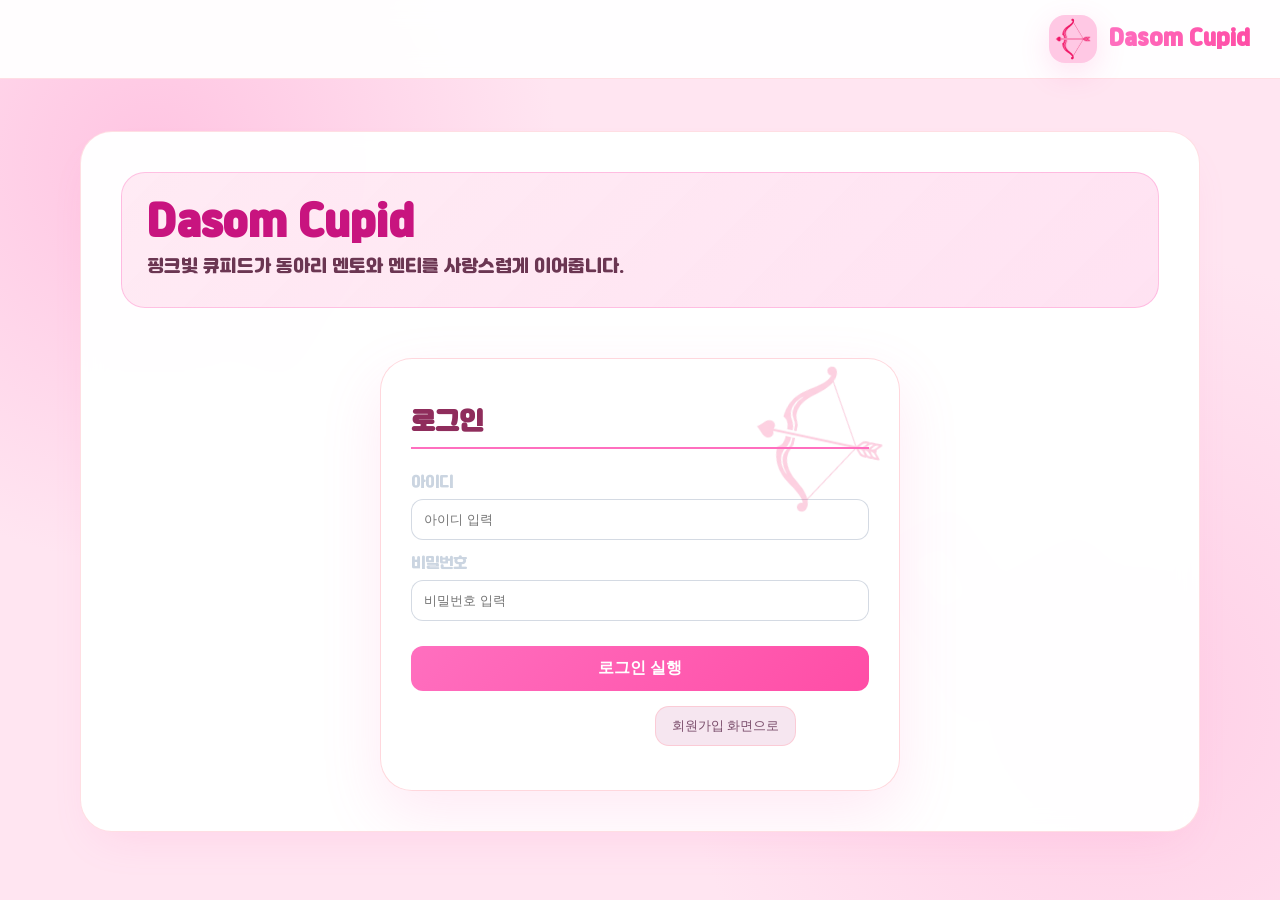
<file: frontend/index.html>
<!DOCTYPE html>
<html lang="ko">
<head>
    <meta charset="UTF-8">
    <meta name="viewport" content="width=device-width, initial-scale=1.0">
    <title>Dasom Cupid</title>
    <link rel="icon" href="img/cupid_logo.png" type="image/png">
    <link href="https://fonts.googleapis.com/css2?family=Inter:wght@300;400;500;600&display=swap" rel="stylesheet">
    <link rel="stylesheet" href="css/style.css">
    <link rel="stylesheet" href="css/mission.css">
</head>
<body>
    <div class="background-shapes">
        <div class="shape shape-1"></div>
        <div class="shape shape-2"></div>
        <div class="shape shape-3"></div>
        <div class="shape shape-4"></div>
        <div class="shape shape-5"></div>
        <div class="shape shape-6"></div>
    </div>
    
    <nav id="navbar" class="glass-nav">
        <div class="nav-links">
            <button onclick="switchScreen('profile')" id="btn-profile" style="display:none;">내 프로필</button>
            <button onclick="switchScreen('mission')" id="btn-mission" style="display:none;">미션 보드</button>
            <button onclick="switchScreen('score')" id="btn-score" style="display:none;">리더보드</button>
            <button onclick="switchScreen('matching')" id="btn-matching" style="display:none;">매칭 현황</button>
            <button onclick="switchScreen('users')" id="btn-users" style="display:none;">회원 목록</button>
            <button onclick="switchScreen('admin-mission')" id="btn-admin-mission" style="display:none; color:var(--primary-hover); font-weight:700;">미션 관리</button>
            <button onclick="logout()" id="btn-logout" class="nav-logout" style="display:none;">로그아웃</button>
        </div>
        <div class="logo">
            <span class="logo-mark" aria-hidden="true">
                <img src="img/cupid_logo.png" alt="Dasom Cupid 로고">
            </span>
            <span class="logo-title">Dasom Cupid</span>
        </div>
    </nav>

    <div class="container glass-container">
        <div class="hero">
            <div class="hero-text">
                <h1>Dasom Cupid</h1>
                <p>핑크빛 큐피드가 동아리 멘토와 멘티를 사랑스럽게 이어줍니다.</p>
            </div>
        </div>
        <!-- 1. 로그인 + 회원가입 창 -->
        <div id="login" class="screen active fade-in">
            <h2>로그인</h2>
            <div class="form-group">
                <label>아이디</label>
                <input type="text" id="login-username" placeholder="아이디 입력">
            </div>
            <div class="form-group">
                <label>비밀번호</label>
                <input type="password" id="login-password" placeholder="비밀번호 입력">
            </div>
            <button class="btn-submit" onclick="login()">로그인 실행</button>
            <p id="login-msg" class="msg"></p>
            <p class="login-note" style="margin-top:15px;">회원가입이 처음이신가요? <button class="btn-secondary" onclick="switchScreen('signup')">회원가입 화면으로</button></p>
        </div>

        <!-- 2. 회원가입 창 -->
        <div id="signup" class="screen fade-in">
            <h2>새로운 다소미 가입</h2>
            <div class="signup-box">
                <div class="form-grid">
                    <div class="form-group">
                        <label>아이디</label>
                        <input type="text" id="reg-id" placeholder="ID">
                    </div>
                    <div class="form-group">
                        <label>비밀번호</label>
                        <input type="password" id="reg-pwd">
                    </div>
                    <div class="form-group">
                        <label>이름</label>
                        <input type="text" id="reg-name">
                    </div>
                    <div class="form-group">
                        <label>성별</label>
                        <select id="reg-gender"><option value="M">남성</option><option value="F">여성</option></select>
                    </div>
                    <div class="form-group">
                        <label>나이</label>
                        <input type="number" id="reg-age" value="20">
                    </div>
                    <div class="form-group">
                        <label>MBTI</label>
                        <input type="text" id="reg-mbti" placeholder="예: INTP">
                    </div>
                    <div class="form-group">
                        <label>주거 형태</label>
                        <select id="reg-living"><option value="자취">자취</option><option value="통학">통학</option><option value="기숙사">기숙사</option></select>
                    </div>
                    <div class="form-group">
                        <label>학적 상태 (역할)</label>
                        <select id="reg-role"><option value="false">신입생 (멘티)</option><option value="true">재학생 (멘토)</option></select>
                    </div>
                    <div class="form-group span-2">
                        <label>휴대폰 번호</label>
                        <input type="text" id="reg-phone" placeholder="010-0000-0000">
                    </div>
                    <div class="form-group span-2">
                        <label>취미 (관심 분야 다중 선택)</label>
                        <div id="hobbies-container" class="hobbies-grid">
                            <!-- JS로 취미 카테고리 렌더링 예정 -->
                        </div>
                    </div>
                </div>
                <button class="btn-submit" onclick="register()">회원가입 실행</button>
                <p id="reg-msg" class="msg"></p>
                <p class="login-note" style="margin-top:15px;">이미 계정이 있으신가요? <button class="btn-secondary" onclick="switchScreen('login')">로그인 화면으로</button></p>
            </div>
        </div>

        <!-- 3. 프로필 창 (내 프로필 + 매칭 상대) -->
        <div id="profile" class="screen fade-in">
            <h2>내 프로필</h2>
            <div class="profile-grid">
                <div class="card glass-card" id="profile-info">
                    <p>로그인하면 내 프로필 정보를 이곳에서 확인할 수 있습니다.</p>
                </div>
                <div class="card glass-card" id="partner-info">
                    <h3>매칭 상대</h3>
                    <p>매칭 정보를 불러오는 중입니다.</p>
                </div>
            </div>
            <div class="actions" style="margin-top:18px; gap:10px; display:flex; flex-wrap:wrap;">
                <button class="btn-secondary" onclick="loadProfileScreen()">새로고침</button>
            </div>
        </div>

        <!-- 4. 매칭 창 -->
        <div id="matching" class="screen fade-in">
            <h2>매칭 결과</h2>
            <div class="actions">
                <button class="btn-secondary" onclick="triggerMatching()" id="btn-admin-match" style="display:none;">매칭 알고리즘 실행</button>
                <button class="btn-secondary" onclick="fetchMyMatch()" id="btn-refresh-match">내 매칭 정보 새로고침</button>
            </div>
            <div class="admin-note" id="admin-match-result" style="display:none;"></div>
            <div class="card glass-card" id="match-info">
                <h3>내 파트너 정보</h3>
                <p>아직 매칭 정보를 불러오지 않았거나, 매칭되지 않았습니다.</p>
            </div>
        </div>

        <!-- 4. 미션 창 -->
        <div id="mission" class="screen fade-in">
            <h2>진행중인 미션 보드</h2>
            <div class="actions">
                <button class="btn-secondary" onclick="fetchMissions()">우리 팀 미션 새로고침</button>
            </div>
            <div class="progress-header">
                <div class="progress-text"><span id="mission-completed-count">0</span> / 8</div>
                <div class="progress-bar"><div class="progress-bar-fill" id="mission-progress-bar-fill"></div></div>
            </div>
            <div class="dasom-wrap">
                <img src="img/dasom-map.png" alt="DASOM 진행 지도" class="dasom-map-img">
                <div class="island-overlays" id="mission-island-overlays"></div>
                <div id="mission-walker" class="walker-marker"><img src="img/girl-cutout.png" alt="진행 캐릭터"></div>
            </div>
            <p class="map-hint">섬 위의 <strong>?</strong> 를 눌러 그 섬의 미션을 확인하세요.</p>
            <div class="card glass-card" id="assign-mission-admin" style="margin-top:20px; border: 1px dashed #a855f7; display:none;">
                <h3>새로운 미션 할당 (관리자용 Mock)</h3>
                <input type="number" id="mission-match-id" placeholder="매칭 ID (위의 내 매칭정보에서 확인)" style="margin-bottom:10px;">
                <input type="text" id="mission-title" placeholder="미션 제목" style="margin-bottom:10px;">
                <input type="text" id="mission-desc" placeholder="내용" style="margin-bottom:10px;">
                <button class="btn-submit" onclick="adminAssignMission()">팀에 미션 부여하기</button>
                <p id="mission-assign-msg" class="msg"></p>
            </div>
        </div>

        <!-- 5. 점수 확인 창 -->
        <div id="score" class="screen fade-in">
            <h2>점수 확인 (리더보드)</h2>
            <div class="actions">
                <button class="btn-secondary" onclick="fetchLeaderboard()">리더보드 업데이트</button>
            </div>
            <table class="glass-table">
                <thead>
                    <tr>
                        <th>순위</th>
                        <th>멘토-멘티 팀</th>
                        <th>완료 누적 미션 수</th>
                        <th>누적 점수</th>
                    </tr>
                </thead>
                <tbody id="leaderboard-body">
                </tbody>
            </table>
        </div>

        <!-- 6. 회원 목록 창 -->
        <div id="users" class="screen fade-in">
            <h2>전체 회원 목록 (관리자 모드)</h2>
            <div class="actions">
                <button class="btn-secondary" onclick="fetchUsers()">회원 목록 새로고침</button>
            </div>
            <table class="glass-table">
                <thead>
                    <tr>
                        <th>ID (이름)</th>
                        <th>역할</th>
                        <th>MBTI</th>
                        <th>거주지</th>
                        <th>취미</th>
                        <th>상태</th>
                    </tr>
                </thead>
                <tbody id="users-body">
                </tbody>
            </table>
        </div>

        <!-- 7. 관리자 미션 관리 창 -->
        <div id="admin-mission" class="screen fade-in">
            <h2>미션 관리</h2>

            <div class="card glass-card">
                <div class="catalog-head">
                    <h3>미션 목록</h3>
                    <span class="catalog-count" id="catalog-count"></span>
                </div>
                <p class="catalog-note" id="catalog-note"></p>

                <div class="catalog-add">
                    <span class="catalog-add-label">새 미션</span>
                    <input type="text" id="catalog-new-title" placeholder="미션 제목을 입력하세요">
                    <div class="catalog-points-wrap">
                        <input type="number" id="catalog-new-points" value="100" min="0" step="10">
                        <span class="catalog-unit">점</span>
                    </div>
                    <button class="btn-primary" id="catalog-add-btn" onclick="addCatalogMission()">추가</button>
                </div>
                <p id="catalog-msg" class="msg"></p>

                <div class="catalog-table-head">
                    <span class="catalog-order">#</span>
                    <span class="catalog-col-title">미션 제목</span>
                    <span class="catalog-col-points">배점</span>
                    <span class="catalog-col-action">관리</span>
                </div>
                <div id="catalog-list" class="catalog-list"></div>
            </div>

            <div class="card glass-card" style="margin-top:20px;">
                <h3>승인 대기 중인 유저의 미션 사진 목록</h3>
                <div class="actions">
                    <button class="btn-secondary" onclick="fetchAdminPendingMissions()">목록 새로고침</button>
                </div>
                <div id="admin-pending-list" style="display:flex; flex-direction:column; gap:15px; margin-top:10px;">
                </div>
            </div>
        </div>
    </div>

    <!-- 섬 미션 목록 팝업 (지도의 ? 아이콘 클릭 시) -->
    <div class="modal-overlay" id="islandModal">
        <div class="modal-card island-modal-card">
            <h3 id="islandModalTitle">섬</h3>
            <p class="island-modal-sub" id="islandModalSub"></p>
            <div class="mission-list" id="islandMissionList"></div>
            <div class="modal-actions">
                <button id="islandModalClose" class="btn-secondary">닫기</button>
            </div>
        </div>
    </div>

    <!-- 미션 사진 인증 모달 -->
    <div class="modal-overlay" id="missionUploadModal">
        <div class="modal-card">
            <h3 id="missionModalTitle">미션 제목</h3>
            <input type="file" id="missionPhotoInput" accept="image/*">
            <p class="modal-msg" id="missionModalMsg"></p>
            <div class="modal-actions">
                <button id="missionModalCancel" class="btn-secondary">취소</button>
                <button id="missionModalSubmit" class="btn-primary">미션 승인 요청</button>
            </div>
        </div>
    </div>

    <script src="js/app.js"></script>
    <script>
    const SESSION_KEY = 'dasom_session';

    function saveSession() {
        localStorage.setItem(SESSION_KEY, JSON.stringify({
            userId: currentUserId,
            matchId: currentMatchId,
            isAdmin: isAdmin
        }));
    }

    function clearSession() {
        localStorage.removeItem(SESSION_KEY);
    }

    async function restoreSession() {
        const raw = localStorage.getItem(SESSION_KEY);
        if (!raw) return;

        let saved;
        try {
            saved = JSON.parse(raw);
        } catch (e) {
            clearSession();
            return;
        }
        if (!saved.userId && !saved.isAdmin) return;

        currentUserId = saved.userId;
        currentMatchId = saved.matchId;
        isAdmin = saved.isAdmin === true;

        applyNavForRole();
        document.getElementById('btn-mission').style.display = saved.matchId ? 'inline-block' : 'none';

        if (isAdmin) {
            switchScreen('matching');
            return;
        }

        try {
            const res = await fetch(`${API_BASE_URL}/users/${saved.userId}`);
            if (!res.ok) throw new Error();
            currentUserProfile = await res.json();
        } catch (e) {
            clearSession();
            return;
        }

        switchScreen('profile');
    }

    const _originalLogin = window.login;
    window.login = async function () {
        currentUserId = null;
        isAdmin = false;
        clearSession();
        await _originalLogin.apply(this, arguments);
        if (currentUserId || isAdmin) {
            saveSession();
        }
    };

    window.addEventListener('load', restoreSession);
    </script>
</body>
</html>
</file>
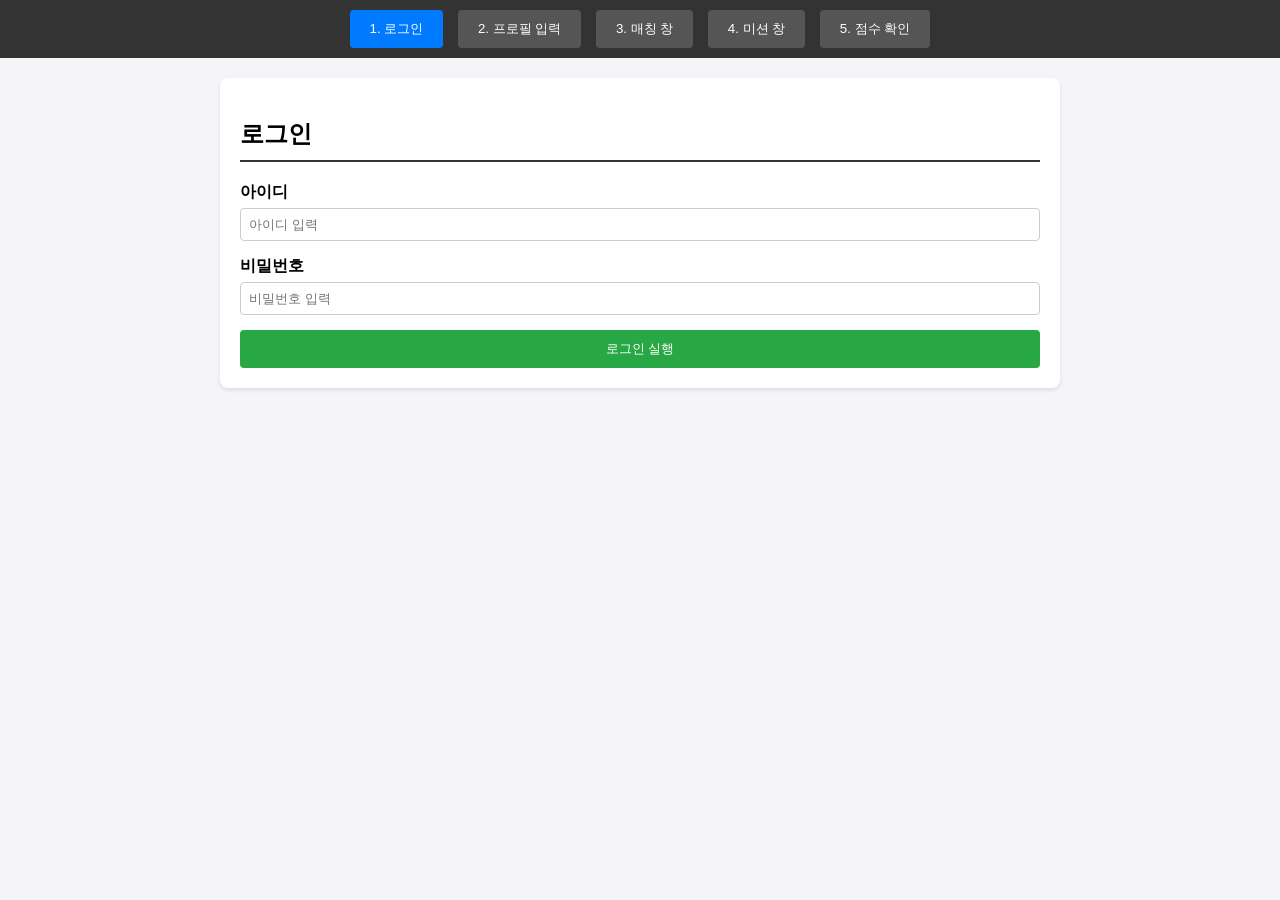
<file: testui.html>
<!DOCTYPE html>
<html lang="ko">
<head>
    <meta charset="UTF-8">
    <meta name="viewport" content="width=device-width, initial-scale=1.0">
    <title>멘토-멘티 매칭 시스템</title>
    <style>
        body { font-family: sans-serif; background-color: #f4f4f9; margin: 0; padding: 0; }
        nav { background-color: #333; padding: 10px; text-align: center; }
        nav button { background-color: #555; color: white; border: none; padding: 10px 20px; margin: 0 5px; cursor: pointer; border-radius: 4px; }
        nav button.active { background-color: #007bff; }
        .container { max-width: 800px; margin: 20px auto; padding: 20px; background-color: white; border-radius: 8px; box-shadow: 0 2px 4px rgba(0,0,0,0.1); }
        .screen { display: none; }
        .screen.active { display: block; }
        h2 { border-bottom: 2px solid #333; padding-bottom: 10px; margin-bottom: 20px; }
        
        /* Form Styles */
        .form-group { margin-bottom: 15px; }
        label { display: block; margin-bottom: 5px; font-weight: bold; }
        input[type="text"], input[type="password"], input[type="number"], select { width: 100%; padding: 8px; box-sizing: border-box; border: 1px solid #ccc; border-radius: 4px; }
        .btn-submit { background-color: #28a745; color: white; border: none; padding: 10px 15px; cursor: pointer; border-radius: 4px; width: 100%; }
        
        /* Card Styles */
        .card { border: 1px solid #ddd; padding: 15px; border-radius: 4px; margin-bottom: 15px; background-color: #fafafa; }
        
        /* Table Styles */
        table { width: 100%; border-collapse: collapse; margin-top: 10px; }
        th, td { border: 1px solid #ddd; padding: 10px; text-align: center; }
        th { background-color: #eee; }
    </style>
</head>
<body>

    <!-- 화면 전환 네비게이션 (테스트용) -->
    <nav id="navbar">
        <button onclick="switchScreen('login')" class="active">1. 로그인</button>
        <button onclick="switchScreen('profile')">2. 프로필 입력</button>
        <button onclick="switchScreen('matching')">3. 매칭 창</button>
        <button onclick="switchScreen('mission')">4. 미션 창</button>
        <button onclick="switchScreen('score')">5. 점수 확인</button>
    </nav>

    <div class="container">
        <!-- 1. 로그인 창 -->
        <div id="login" class="screen active">
            <h2>로그인</h2>
            <div class="form-group">
                <label>아이디</label>
                <input type="text" placeholder="아이디 입력">
            </div>
            <div class="form-group">
                <label>비밀번호</label>
                <input type="password" placeholder="비밀번호 입력">
            </div>
            <button class="btn-submit">로그인 실행</button>
        </div>

        <!-- 2. 프로필 입력 창 -->
        <div id="profile" class="screen">
            <h2>프로필 입력</h2>
            <div class="form-group">
                <label>이름</label>
                <input type="text">
            </div>
            <div class="form-group">
                <label>성별</label>
                <select><option>남성</option><option>여성</option></select>
            </div>
            <div class="form-group">
                <label>나이</label>
                <input type="number">
            </div>
            <div class="form-group">
                <label>MBTI</label>
                <input type="text" placeholder="예: INTP">
            </div>
            <div class="form-group">
                <label>취미 (단어 키워드 중심)</label>
                <input type="text" placeholder="예: 독서, 게임, 자전거">
            </div>
            <div class="form-group">
                <label>주거 형태</label>
                <select><option>자취</option><option>통학</option><option>기숙사</option></select>
            </div>
            <div class="form-group">
                <label>학적 상태</label>
                <select><option>신입생 (멘티)</option><option>재학생 (멘토)</option></select>
            </div>
            <div class="form-group">
                <label>휴대폰 번호</label>
                <input type="text" placeholder="010-0000-0000">
            </div>
            <button class="btn-submit">프로필 저장</button>
        </div>

        <!-- 3. 매칭 창 -->
        <div id="matching" class="screen">
            <h2>매칭 결과</h2>
            <div class="card">
                <h3>내 파트너 정보</h3>
                <p><strong>상태:</strong> 매칭 완료</p>
                <p><strong>역할:</strong> 멘티 (신입생)</p>
                <p><strong>이름:</strong> 김철수</p>
                <p><strong>MBTI 궁합:</strong> 95% 호환 (INTJ - ENTP)</p>
                <p><strong>공통 키워드:</strong> 게임, 자취</p>
                <button class="btn-submit" style="background-color: #007bff;">연락하기</button>
            </div>
        </div>

        <!-- 4. 미션 창 -->
        <div id="mission" class="screen">
            <h2>현재 할당된 미션</h2>
            <div class="card">
                <h3>[1단계] 탐색적 미션: 공통 취미 활동 인증</h3>
                <p><strong>내용:</strong> 공통 취미인 '게임'과 관련된 활동을 수행하고 인증 사진을 업로드하십시오.</p>
                <p><strong>상태:</strong> 진행 중</p>
                <div class="form-group">
                    <label>결과물 업로드 (이미지 URL 또는 텍스트)</label>
                    <input type="text" placeholder="인증 정보 입력">
                </div>
                <button class="btn-submit">미션 제출 및 검증 요청</button>
            </div>
        </div>

        <!-- 5. 점수 확인 창 -->
        <div id="score" class="screen">
            <h2>점수 확인 (리더보드)</h2>
            <table>
                <thead>
                    <tr>
                        <th>순위</th>
                        <th>멘토-멘티 팀</th>
                        <th>완료 미션 수</th>
                        <th>누적 점수</th>
                    </tr>
                </thead>
                <tbody>
                    <tr>
                        <td>1</td>
                        <td>홍길동 & 김철수</td>
                        <td>4</td>
                        <td>400</td>
                    </tr>
                    <tr>
                        <td>2</td>
                        <td>이영희 & 박지성</td>
                        <td>3</td>
                        <td>300</td>
                    </tr>
                </tbody>
            </table>
        </div>
    </div>

    <!-- 화면 전환 로직 -->
    <script>
        function switchScreen(screenId) {
            // 모든 화면 숨김 처리
            document.querySelectorAll('.screen').forEach(screen => {
                screen.classList.remove('active');
            });
            // 모든 버튼 비활성화 상태로 변경
            document.querySelectorAll('#navbar button').forEach(button => {
                button.classList.remove('active');
            });
            
            // 선택된 화면 출력
            document.getElementById(screenId).classList.add('active');
            // 선택된 버튼 활성화
            event.target.classList.add('active');
        }
    </script>
</body>
</html>
</file>
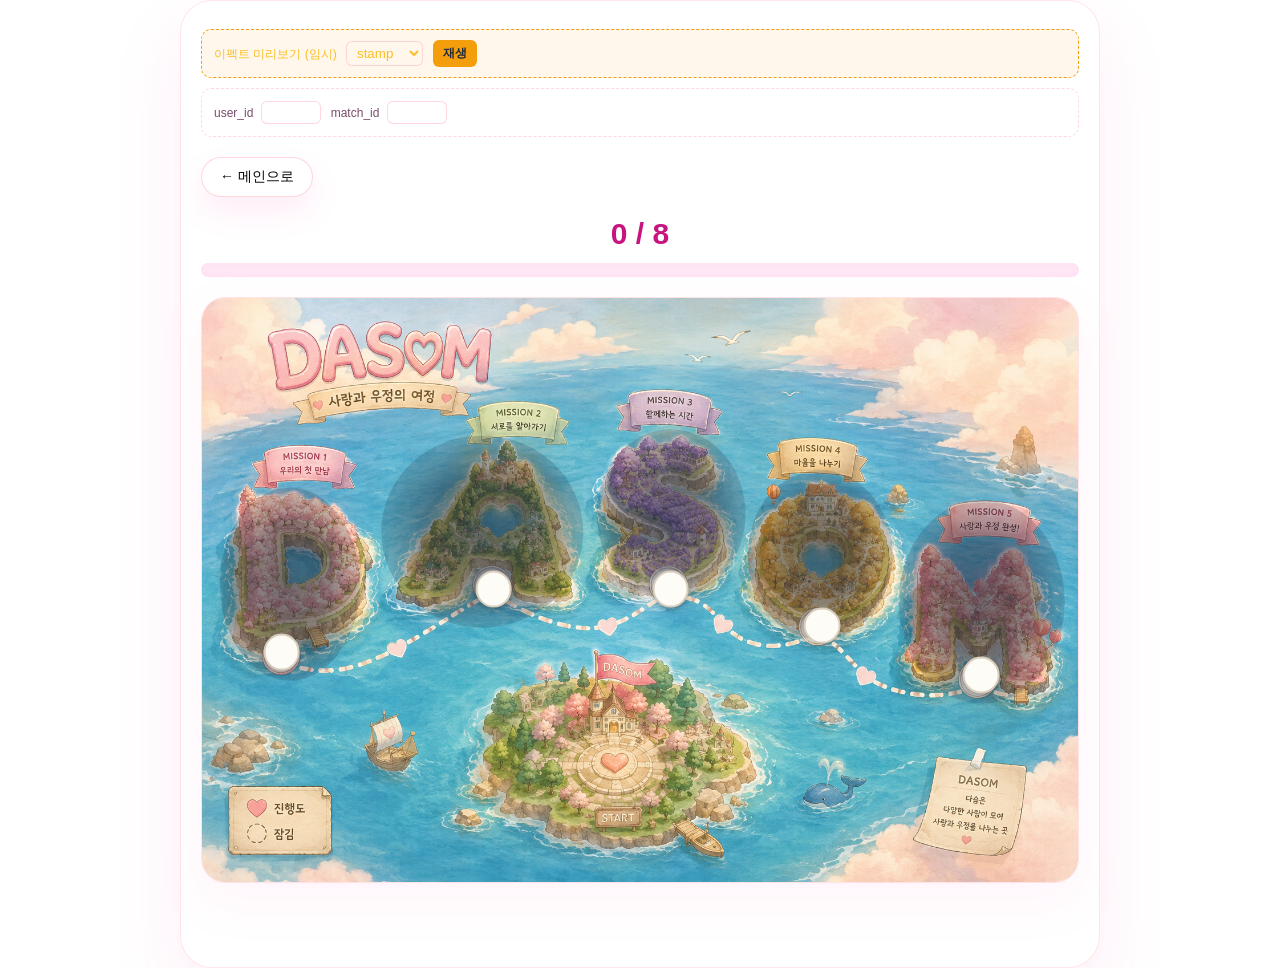
<file: frontend/mission.html>
<!DOCTYPE html>
<html lang="ko">
<head>
<meta charset="UTF-8">
<title>Dasom Cupid - 미션 진행</title>
<link rel="icon" href="img/cupid_logo.png" type="image/png">
<link rel="stylesheet" href="css/mission.css">
</head>
<body>

<div class="page">

  <!-- 임시: 이펙트 비교용. 하나 고른 뒤 이 블록 통째로 제거할 것 -->
  <div class="effect-picker" id="effectPicker">
    <label>이펙트 미리보기 (임시)
      <select id="effectSelect">
        <option value="stamp">stamp</option>
        <option value="confetti">confetti</option>
        <option value="neon">neon</option>
      </select>
    </label>
    <button id="effectPreviewBtn">재생</button>
  </div>

  <div class="demo-auth">
    <label>user_id <input type="number" id="demoUserId"></label>
    <label>match_id <input type="number" id="demoMatchId"></label>
    <button id="demoLoadBtn">내 팀 진행상황 불러오기</button>
    <span id="demoAuthMsg"></span>
  </div>

  <div class="top-bar">
    <button id="backBtn" class="back-btn">← 메인으로</button>
  </div>

  <div class="progress-header">
    <div class="progress-text"><span id="completedCount">0</span> / 8</div>
    <div class="progress-bar"><div class="progress-bar-fill" id="progressBarFill"></div></div>
  </div>

  <div class="dasom-wrap">
    <!-- frontend/img/dasom-map.png 로 그림 파일을 넣어야 보임 -->
    <img src="img/dasom-map.png" alt="DASOM 진행 지도" class="dasom-map-img">
    <div class="island-overlays" id="islandOverlays"></div>
    <div id="walker" class="walker-marker"><img src="img/girl-cutout.png" alt="진행 캐릭터"></div>
  </div>

  <div class="mission-list" id="missionList"></div>

</div>

<div class="modal-overlay" id="uploadModal">
  <div class="modal-card">
    <h3 id="modalMissionTitle">미션 제목</h3>
    <input type="file" id="photoInput" accept="image/*">
    <p class="modal-msg" id="modalMsg"></p>
    <div class="modal-actions">
      <button id="modalCancelBtn" class="btn-secondary">취소</button>
      <button id="modalSubmitBtn" class="btn-primary">완료 처리</button>
    </div>
  </div>
</div>

<script src="js/mission.js"></script>
</body>
</html>
</file>
<file: frontend/css/style.css>
:root {
    --primary: #ff6fbf;
    --primary-hover: #ff4da6;
    --bg-color: #ffe5f1;
    --text-color: #2b1a32;
    --glass-bg: rgba(255, 255, 255, 0.95);
    --glass-border: rgba(255, 182, 193, 0.45);
    --card-bg: rgba(255, 255, 255, 0.98);
    --shadow-color: rgba(255, 111, 191, 0.18);
}

@font-face {
    font-family: 'JalnanGothic';
    src: url('../../fonts/Jalnan2TTF.ttf') format('truetype'),
        url('../../fonts/Jalnan2.otf') format('opentype');
    font-weight: normal;
    font-style: normal;
    font-display: swap;
}

body {
    font-family: 'JalnanGothic', 'Inter', sans-serif;
    background:
        radial-gradient(circle at 12% 18%, rgba(255, 164, 211, 0.5), transparent 30%),
        radial-gradient(circle at 88% 78%, rgba(255, 198, 226, 0.72), transparent 34%),
        var(--bg-color);
    color: var(--text-color);
    margin: 0;
    padding: 0;
    min-height: 100vh;
    overflow-x: hidden;
}

/* Background Animated Shapes for modern look */
.background-shapes {
    display: block;
    position: fixed;
    inset: 0;
    overflow: hidden;
    pointer-events: none;
    z-index: 0;
}

.shape {
    position: absolute;
    width: 420px;
    height: 420px;
    background: url('../img/Dasom Logo.png') center / contain no-repeat;
    filter: blur(5px);
    opacity: 0.18;
    animation: float 20s infinite alternate;
}

.shape-1 {
    top: 8%;
    left: 4%;
    transform: rotate(-14deg);
}

.shape-2 {
    right: 2%;
    bottom: 4%;
    width: 520px;
    height: 520px;
    transform: rotate(16deg);
    animation-delay: -5s;
}

.shape-3 {
    top: 42%;
    left: 43%;
    width: 300px;
    height: 300px;
    transform: rotate(8deg);
    animation-delay: -10s;
}

.shape-4 {
    top: 16%;
    right: 19%;
    width: 250px;
    height: 250px;
    transform: rotate(-24deg);
    opacity: 0.14;
    animation-delay: -3s;
}

.shape-5 {
    left: 20%;
    bottom: 2%;
    width: 340px;
    height: 340px;
    transform: rotate(22deg);
    opacity: 0.15;
    animation-delay: -14s;
}

.shape-6 {
    top: 66%;
    right: 32%;
    width: 190px;
    height: 190px;
    transform: rotate(-8deg);
    opacity: 0.13;
    animation-delay: -18s;
}

@keyframes float {
    0% {
        transform: translate(0, 0) scale(1);
    }

    100% {
        transform: translate(100px, 50px) scale(1.2);
    }
}

/* Nav */
.glass-nav {
    background: rgba(255, 255, 255, 0.95);
    backdrop-filter: blur(12px);
    -webkit-backdrop-filter: blur(12px);
    border-bottom: 1px solid rgba(255, 182, 193, 0.45);
    padding: 15px 30px;
    display: flex;
    justify-content: space-between;
    align-items: center;
    position: sticky;
    top: 0;
    z-index: 100;
}

.logo {
    display: inline-flex;
    align-items: center;
    gap: 12px;
    font-size: 1.25rem;
    font-weight: 700;
    color: var(--text-color);
}

.logo-mark {
    width: 48px;
    height: 48px;
    display: inline-flex;
    border-radius: 16px;
    background: rgba(255, 77, 166, 0.3);
    align-items: center;
    justify-content: center;
    box-shadow: 0 10px 30px rgba(255, 77, 166, 0.15);
}

.logo-mark img {
    width: 180%;
    height: 180%;
    object-fit: contain;
    border-radius: 10px;
}

.logo-title {
    display: inline-block;
    background: linear-gradient(90deg, #ff6fbf, #ff4da6);
    background-clip: text;
    -webkit-background-clip: text;
    -webkit-text-fill-color: transparent;
}
.nav-links button {
    background: rgba(255, 255, 255, 0.75);
    color: var(--text-color);
    border: 1px solid var(--glass-border);
    padding: 9px 18px;
    margin: 0;
    cursor: pointer;
    border-radius: 10px;
    transition: all 0.2s;
    font-weight: 600;
    font-size: 0.95rem;
    box-shadow: 0 2px 6px rgba(255, 111, 191, 0.12);
}

.nav-links button:hover {
    background: #fff;
    border-color: var(--primary);
    transform: translateY(-1px);
}

.nav-links button.active {
    background: var(--primary);
    color: #fff;
    border-color: var(--primary-hover);
    box-shadow: 0 4px 14px rgba(255, 111, 191, 0.45);
}

/* 로그아웃은 화면 이동이 아니므로 메뉴 탭과 구분되게 */
.nav-links .nav-logout {
    margin-left: 14px;
    background: transparent;
    color: var(--primary-hover);
    border: 1px dashed var(--primary);
    box-shadow: none;
    position: relative;
}
.nav-links .nav-logout::before {
    content: '';
    position: absolute;
    left: -8px;
    top: 20%;
    height: 60%;
    border-left: 1px solid var(--glass-border);
}
.nav-links .nav-logout:hover {
    background: var(--primary);
    color: #fff;
    border-style: solid;
}

/* Container */
.container {
    width: min(1120px, calc(100% - 40px));
    max-width: 1120px;
    margin: 52px auto;
    padding: 40px;
    border-radius: 32px;
}

.glass-container {
    background: var(--card-bg);
    backdrop-filter: blur(10px);
    -webkit-backdrop-filter: blur(10px);
    border: 1px solid var(--glass-border);
    box-shadow: 0 20px 45px -20px var(--shadow-color);
    position: relative;
    z-index: 1;
    overflow: hidden;
}

.hero {
    display: flex;
    flex-wrap: wrap;
    align-items: center;
    justify-content: space-between;
    gap: 20px;
    padding: 30px 25px;
    margin-bottom: 30px;
    border-radius: 24px;
    background: linear-gradient(135deg, rgba(255, 117, 177, 0.14), rgba(255, 111, 191, 0.2));
    border: 1px solid rgba(255, 111, 191, 0.35);
}

.hero-text h1 {
    margin: 0;
    font-size: 2.4rem;
    line-height: 1.1;
    color: #c8147f;
}

.hero-text p {
    margin: 12px 0 0;
    font-size: 1.05rem;
    color: #6b3652;
}

#login {
    max-width: 520px;
    margin: 50px auto 0;
    position: relative;
    z-index: 2;
    background: rgba(255, 255, 255, 0.98);
    padding: 30px;
    border-radius: 32px;
    border: 1px solid rgba(255, 182, 193, 0.55);
    box-shadow: 0 24px 60px rgba(255, 111, 191, 0.15);
}

#login::before {
    content: '';
    position: absolute;
    top: -80px;
    right: -80px;
    width: 320px;
    height: 320px;
    background: url('../img/cupid_logo.png') center/contain no-repeat;
    opacity: 0.2;
    transform: rotate(12deg);
    pointer-events: none;
}

#login h2 {
    position: relative;
    z-index: 1;
}

.screen {
    display: none;
    position: relative;
}

.screen.active {
    display: block;
}

h2 {
    border-bottom: 2px solid var(--primary);
    padding-bottom: 10px;
    margin-bottom: 25px;
    font-weight: 600;
    color: #8f2d5c;
}

/* Animations */
.fade-in {
    animation: fadeIn 0.4s ease-out forwards;
}

@keyframes fadeIn {
    from {
        opacity: 0;
        transform: translateY(10px);
    }

    to {
        opacity: 1;
        transform: translateY(0);
    }
}

/* Form Styles */
.form-grid {
    display: grid;
    grid-template-columns: 1fr 1fr;
    gap: 20px;
}

.span-2 {
    grid-column: span 2;
}

.auth-separator {
    text-align: center;
    margin: 25px 0 18px;
    color: rgba(255, 255, 255, 0.7);
    position: relative;
}

.auth-separator::before,
.auth-separator::after {
    content: '';
    position: absolute;
    top: 50%;
    width: 30%;
    height: 1px;
    background: rgba(255, 255, 255, 0.2);
}

.auth-separator::before {
    left: 0;
}

.auth-separator::after {
    right: 0;
}

.login-note {
    color: rgba(255, 255, 255, 0.85);
    font-size: 0.88rem;
    margin-top: 10px;
    text-align: center;
}

.login-note strong {
    color: #f9a8d4;
}

.signup-box {
    padding: 22px;
    border: 1px solid rgba(255, 255, 255, 0.12);
    border-radius: 22px;
    background: rgba(255, 255, 255, 0.08);
    box-shadow: inset 0 0 20px rgba(255, 255, 255, 0.04);
}

.hobbies-grid {
    display: grid;
    grid-template-columns: repeat(2, minmax(0, 1fr));
    gap: 12px;
}

.admin-note {
    color: #fde68a;
    background: rgba(148, 163, 184, 0.12);
    border: 1px solid rgba(248, 113, 113, 0.15);
    padding: 12px 14px;
    border-radius: 14px;
    margin-bottom: 16px;
}

.form-group {
    margin-bottom: 15px;
}

label {
    display: block;
    margin-bottom: 8px;
    font-weight: 500;
    font-size: 0.9rem;
    color: #cbd5e1;
}

input[type="text"],
input[type="password"],
input[type="number"],
select {
    width: 100%;
    padding: 12px;
    box-sizing: border-box;
    background: rgba(255, 255, 255, 0.9);
    border: 1px solid rgba(148, 163, 184, 0.4);
    color: var(--text-color);
    border-radius: 12px;
    transition: border-color 0.3s, box-shadow 0.3s;
}

input:focus,
select:focus {
    outline: none;
    border-color: var(--primary);
    box-shadow: 0 0 0 4px rgba(139, 92, 246, 0.12);
}

.btn-submit {
    background: linear-gradient(135deg, var(--primary), #ff4da6);
    color: white;
    border: none;
    padding: 12px 20px;
    cursor: pointer;
    border-radius: 12px;
    width: 100%;
    font-size: 1rem;
    font-weight: 700;
    margin-top: 10px;
    transition: transform 0.2s, box-shadow 0.2s;
}

.btn-submit:hover {
    transform: translateY(-2px);
    box-shadow: 0 10px 20px rgba(99, 102, 241, 0.3);
}

.btn-secondary {
    background: rgba(255, 240, 250, 0.95);
    color: #a61f74;
    border: 1px solid rgba(255, 182, 193, 0.55);
    padding: 10px 16px;
    cursor: pointer;
    border-radius: 14px;
    transition: background 0.3s, transform 0.2s;
}

.btn-secondary:hover {
    background: rgba(255, 230, 242, 0.95);
    transform: translateY(-1px);
}

.actions {
    margin-bottom: 20px;
    display: flex;
    flex-wrap: wrap;
    gap: 10px;
}

.login-note {
    color: rgba(255, 255, 255, 0.85);
    font-size: 0.88rem;
    margin-top: 10px;
    text-align: center;
}

.login-note strong {
    color: #f9a8d4;
}

/* Card Styles */
.card {
    padding: 20px;
    border-radius: 12px;
    margin-bottom: 20px;
}

.glass-card {
    background: rgba(255, 255, 255, 0.03);
    border: 1px solid rgba(255, 255, 255, 0.05);
    box-shadow: inset 0 0 20px rgba(255, 255, 255, 0.02);
}

.glass-card h3 {
    margin-top: 0;
    color: #a855f7;
}

/* 프로필 화면: 내 정보 + 매칭 상대를 나란히 */
.profile-grid {
    display: grid;
    grid-template-columns: 1fr 1fr;
    gap: 18px;
    align-items: start;
}
.profile-grid .card { margin-bottom: 0; }
.profile-grid #partner-info {
    border: 1px solid rgba(255, 111, 191, 0.45);
    background: rgba(255, 111, 191, 0.07);
}
.partner-name {
    font-size: 1.35rem;
    font-weight: 700;
    color: var(--primary-hover, #ff4da6);
    margin: 4px 0 12px;
}
.partner-wait { font-size: 0.88rem; color: var(--muted, #8f2d5c); }

.match-reason {
    margin: 18px 0 0;
    padding: 14px 16px;
    border: 1px solid rgba(255, 111, 191, 0.6);
    border-left: 4px solid var(--primary-hover);
    border-radius: 14px;
    background: linear-gradient(135deg, rgba(255, 240, 249, 0.96), rgba(255, 220, 238, 0.72));
    color: #713458;
    box-shadow: 0 8px 18px rgba(255, 111, 191, 0.12);
    line-height: 1.65;
}

.match-reason-label {
    display: inline-block;
    margin-right: 8px;
    padding: 3px 9px;
    border-radius: 999px;
    background: var(--primary-hover);
    color: #fff;
    font-size: 0.78rem;
    font-weight: 700;
    vertical-align: 1px;
    box-shadow: 0 3px 8px rgba(255, 77, 166, 0.24);
}

/* ===== 관리자: 미션 목록 관리 ===== */
.catalog-head {
    display: flex;
    align-items: baseline;
    justify-content: space-between;
    gap: 10px;
}

.catalog-count {
    font-size: 0.85rem;
    font-weight: 700;
    color: var(--primary-hover);
    background: rgba(255, 111, 191, 0.12);
    padding: 4px 12px;
    border-radius: 999px;
}

.catalog-note {
    font-size: 0.85rem;
    color: var(--muted, #8f2d5c);
    margin: 6px 0 16px;
    line-height: 1.5;
}

/* 새 미션 추가 줄 — 목록과 확실히 구분되게 점선 테두리 */
.catalog-add {
    display: flex;
    align-items: center;
    gap: 8px;
    flex-wrap: wrap;
    padding: 12px 14px;
    border: 1px dashed var(--primary);
    border-radius: 12px;
    background: rgba(255, 111, 191, 0.06);
}

.catalog-add-label {
    font-size: 0.82rem;
    font-weight: 700;
    color: var(--primary-hover);
    flex: 0 0 auto;
}

.catalog-add input[type="text"] {
    flex: 1 1 200px;
    min-width: 160px;
    margin: 0;
}

.catalog-add button {
    width: auto;
    margin: 0;
    padding: 10px 22px;
    border: none;
    border-radius: 8px;
    background: var(--primary);
    color: #fff;
    font-weight: 700;
    cursor: pointer;
    flex: 0 0 auto;
}

.catalog-add button:disabled {
    background: #d9c7d1;
    cursor: not-allowed;
}

.catalog-add input:disabled {
    background: rgba(0, 0, 0, 0.04);
    cursor: not-allowed;
}

/* 배점 입력 + 단위 */
.catalog-points-wrap {
    display: inline-flex;
    align-items: center;
    gap: 5px;
    flex: 0 0 auto;
}

.catalog-points-wrap input {
    width: 74px;
    margin: 0;
    text-align: right;
}

.catalog-unit {
    font-size: 0.85rem;
    color: var(--muted, #8f2d5c);
}

/* 표 머리글 */
.catalog-table-head {
    display: flex;
    align-items: center;
    gap: 10px;
    margin: 22px 0 6px;
    padding: 0 12px;
    font-size: 0.78rem;
    font-weight: 700;
    color: var(--muted, #8f2d5c);
}

.catalog-list {
    display: flex;
    flex-direction: column;
    gap: 8px;
}

.catalog-row {
    display: flex;
    align-items: center;
    gap: 10px;
    padding: 10px 12px;
    border-radius: 12px;
    background: rgba(255, 255, 255, 0.85);
    border: 1px solid var(--glass-border);
}

.catalog-row.is-first {
    border-color: var(--primary);
    background: rgba(255, 111, 191, 0.08);
}

.catalog-order {
    flex: 0 0 26px;
    text-align: center;
    font-weight: 800;
    color: var(--primary-hover);
}

.catalog-col-title {
    flex: 1 1 auto;
    min-width: 120px;
    display: flex;
    align-items: center;
    gap: 8px;
}

.catalog-col-title input {
    flex: 1 1 auto;
    margin: 0;
}

.catalog-first-tag {
    flex: 0 0 auto;
    font-size: 0.72rem;
    font-weight: 700;
    color: #fff;
    background: var(--primary);
    padding: 3px 9px;
    border-radius: 999px;
    white-space: nowrap;
}

.catalog-col-points {
    flex: 0 0 118px;
    justify-content: flex-end;
}

.catalog-col-action {
    flex: 0 0 118px;
    display: flex;
    gap: 6px;
    justify-content: flex-end;
}

.catalog-col-action button {
    width: auto;
    margin: 0;
    padding: 7px 14px;
    font-size: 0.85rem;
    border-radius: 8px;
    cursor: pointer;
    font-weight: 700;
    border: 1px solid transparent;
}

.catalog-save {
    background: #fff;
    color: var(--primary-hover);
    border-color: var(--primary) !important;
}

.catalog-save:hover {
    background: var(--primary);
    color: #fff;
}

.catalog-del {
    background: #fff;
    color: #d13b6b;
    border-color: rgba(209, 59, 107, 0.5) !important;
}

.catalog-del:hover {
    background: #d13b6b;
    color: #fff;
}

@media (max-width: 760px) {
    .container {
        width: calc(100% - 24px);
        margin: 24px auto;
        padding: 22px 16px;
    }

    .profile-grid { grid-template-columns: 1fr; }

    .catalog-table-head { display: none; }

    .catalog-row {
        flex-wrap: wrap;
    }

    .catalog-col-points,
    .catalog-col-action {
        flex: 1 1 auto;
    }
}

/* Table Styles */
table {
    width: 100%;
    border-collapse: separate;
    border-spacing: 0;
    margin-top: 10px;
}

th,
td {
    border-bottom: 1px solid var(--glass-border);
    padding: 15px;
    text-align: center;
}

th {
    background-color: rgba(0, 0, 0, 0.2);
    font-weight: 600;
    color: #e2e8f0;
}

#score h2 {
    color: #c8147f;
    text-shadow: 0 2px 0 #fff, 0 0 14px rgba(255, 111, 191, 0.32);
}

#score table {
    overflow: hidden;
    border: 1px solid rgba(255, 111, 191, 0.35);
    border-radius: 16px;
    background: rgba(255, 247, 252, 0.86);
    box-shadow: 0 12px 28px rgba(255, 111, 191, 0.14);
}

#score th {
    background: linear-gradient(135deg, #ff8dca, #ff5eae);
    color: #fff;
    border-bottom-color: rgba(255, 255, 255, 0.5);
    text-shadow: 0 1px 2px rgba(155, 22, 100, 0.28);
}

#score td {
    color: #713458;
    border-bottom-color: rgba(255, 182, 193, 0.35);
}

#score tr:nth-child(even) td {
    background: rgba(255, 226, 241, 0.42);
}

#score tr:hover td {
    background: rgba(255, 196, 224, 0.52);
}

#score .leaderboard-medal {
    display: inline-block;
    font-size: 1.35rem;
    line-height: 1;
    vertical-align: middle;
    filter: drop-shadow(0 2px 3px rgba(184, 50, 124, 0.24));
    animation: medalShimmer 2.4s ease-in-out infinite;
}

@keyframes medalShimmer {
    0%, 100% { transform: translateY(0) rotate(-3deg); }
    50% { transform: translateY(-2px) rotate(3deg) scale(1.06); }
}

tr:hover td {
    background-color: rgba(255, 255, 255, 0.02);
}

.msg {
    margin-top: 10px;
    font-size: 0.9rem;
    color: #34d399;
}
</file>
<file: frontend/css/mission.css>
:root {
    --muted: #7a4d6b;
    --done: #ff90c8;
    --locked-bg: rgba(255, 223, 242, 0.7);
    --card-border: rgba(255, 182, 193, 0.55);
}

* {
    box-sizing: border-box;
}

body {
    font-family: 'JalnanGothic', 'Inter', sans-serif;
    color: var(--text-color);
    margin: 0;
    min-height: 100vh;
}

.page {
    max-width: 920px;
    margin: 0 auto;
    padding: 28px 20px 60px;
    background: rgba(255, 255, 255, 0.84);
    border-radius: 32px;
    box-shadow: 0 30px 70px rgba(255, 111, 191, 0.12);
    border: 1px solid rgba(255, 182, 193, 0.35);
}

/* 미션 보드: 지도를 화면 폭 가득 크게 */
#mission .dasom-wrap {
    width: 100%;
    max-width: none;
}

.map-hint {
    text-align: center;
    font-size: 13px;
    color: var(--muted);
    margin: 10px 0 0;
}

/* 섬 위의 물음표 마커 — 누르면 그 섬 미션 목록이 뜬다 */
.island-quest {
    position: absolute;
    width: 6%;
    aspect-ratio: 1;
    transform: translate(-50%, -50%);
    border-radius: 50%;
    background: #fff;
    border: 3px solid var(--primary);
    color: var(--primary);
    font-size: clamp(13px, 2.4vw, 22px);
    font-weight: 900;
    display: flex;
    align-items: center;
    justify-content: center;
    cursor: pointer;
    box-shadow: 0 3px 10px rgba(0, 0, 0, 0.3);
    transition: transform 0.2s ease, box-shadow 0.2s ease;
    animation: questPulse 1.8s ease-in-out infinite;
}

.island-quest:hover {
    transform: translate(-50%, -50%) scale(1.15);
}

.island-quest.locked {
    background: #d8d8d8;
    border-color: #9a9a9a;
    color: #6b6b6b;
    cursor: not-allowed;
    animation: none;
    opacity: 0.85;
}

.island-quest.done {
    background: var(--done);
    border-color: #fff;
    color: #fff;
    animation: none;
}

@keyframes questPulse {

    0%,
    100% {
        box-shadow: 0 3px 10px rgba(0, 0, 0, 0.3);
    }

    50% {
        box-shadow: 0 3px 18px 4px rgba(255, 111, 191, 0.75);
    }
}

/* 섬 미션 목록 팝업 */
.island-modal-card {
    max-width: 460px;
}

.island-modal-sub {
    margin: 0 0 12px;
    font-size: 12px;
    color: var(--muted);
}

.island-modal-card .mission-list {
    margin-top: 0;
    max-height: 50vh;
    overflow-y: auto;
}

/* 상단 뒤로가기 */
.top-bar {
    margin-bottom: 20px;
}

.back-btn {
    background: rgba(255, 255, 255, 0.96);
    color: var(--text-color);
    border: 1px solid rgba(255, 182, 193, 0.55);
    border-radius: 999px;
    padding: 10px 18px;
    font-size: 14px;
    cursor: pointer;
    transition: transform 0.2s ease, background 0.2s ease;
    box-shadow: 0 15px 30px rgba(255, 111, 191, 0.12);
}

.back-btn:hover {
    background: rgba(255, 228, 241, 0.9);
    border-color: var(--primary);
    transform: translateY(-1px);
}

/* 임시: 이펙트 비교용 드롭다운 (고른 뒤 제거할 것) */
.effect-picker {
    display: flex;
    align-items: center;
    gap: 10px;
    margin-bottom: 10px;
    padding: 10px 12px;
    border-radius: 10px;
    border: 1px dashed #f59e0b;
    background: rgba(245, 158, 11, 0.08);
    font-size: 12px;
    color: #fbbf24;
}

.effect-picker select {
    margin-left: 6px;
    background: rgba(255, 255, 255, 0.08);
    color: var(--text-color);
    border: 1px solid var(--card-border);
    border-radius: 6px;
    padding: 3px 6px;
}

.effect-picker button {
    background: #f59e0b;
    color: #1e293b;
    border: none;
    border-radius: 6px;
    padding: 5px 10px;
    cursor: pointer;
    font-weight: 700;
    font-size: 12px;
}

/* 로그인 대체용 테스트 입력 (실제 로그인 연동 전까지) */
.demo-auth {
    display: flex;
    flex-wrap: wrap;
    align-items: center;
    gap: 10px;
    margin-bottom: 20px;
    padding: 10px 12px;
    border-radius: 10px;
    border: 1px dashed var(--card-border);
    font-size: 12px;
    color: var(--muted);
}

.demo-auth input {
    width: 60px;
    margin-left: 4px;
    background: rgba(255, 255, 255, 0.06);
    border: 1px solid var(--card-border);
    border-radius: 6px;
    color: var(--text-color);
    padding: 3px 6px;
}

.demo-auth button {
    background: var(--primary);
    color: #fff;
    border: none;
    border-radius: 6px;
    padding: 5px 10px;
    cursor: pointer;
    font-size: 12px;
}

/* 상단 진행도 */
.progress-header {
    text-align: center;
    margin-bottom: 18px;
}

.progress-text {
    font-size: 30px;
    font-weight: 800;
    color: #c8147f;
}

.progress-bar {
    margin-top: 12px;
    height: 14px;
    border-radius: 999px;
    background: var(--locked-bg);
    overflow: hidden;
    box-shadow: inset 0 0 10px rgba(255, 111, 191, 0.08);
}

.progress-bar-fill {
    height: 100%;
    width: 0%;
    background: linear-gradient(90deg, var(--primary), #ff4da6);
    border-radius: 999px;
    transition: width 0.6s ease;
}

/* DASOM 지도 */
.dasom-wrap {
    position: relative;
    margin: 20px 0 16px;
    border-radius: 24px;
    overflow: hidden;
    border: 1px solid rgba(255, 182, 193, 0.4);
    box-shadow: 0 18px 50px rgba(255, 111, 191, 0.08);
}

.dasom-map-img {
    display: block;
    width: 100%;
    height: auto;
    opacity: 0.95;
}

.island-overlays {
    position: absolute;
    inset: 0;
}

/* 섬 하나를 덮어 어둡게 만드는 레이어. locked면 보이고, 열리면 사라짐.
   가장자리를 radial-gradient로 흐리게 빼서 섬 윤곽과 안 맞아도 티가 덜 나게 함 */
.island-dim {
    position: absolute;
    transform: translate(-50%, -50%);
    border-radius: 50%;
    background: radial-gradient(ellipse at center,
            rgba(28, 40, 64, 0.62) 0%,
            rgba(28, 40, 64, 0.5) 40%,
            rgba(28, 40, 64, 0.22) 68%,
            rgba(28, 40, 64, 0) 88%);
    transition: opacity 0.7s ease;
    pointer-events: none;
}

/* 잠김만 어둡게. 열린 섬은 지금 진행할 수 있는 곳이므로 완전히 밝게 둔다. */
.island-dim.is-open,
.island-dim.is-done {
    opacity: 0;
}

/* 그림에 이미 그려진 자물쇠 배지를 덮는 흰 원 + 상태 아이콘 */
.island-badge {
    position: absolute;
    width: 4.2%;
    aspect-ratio: 1;
    transform: translate(-50%, -50%);
    border-radius: 50%;
    background: #fdfcf7;
    border: 2px solid #d9cdbb;
    box-shadow: 0 2px 5px rgba(0, 0, 0, 0.25);
    display: flex;
    align-items: center;
    justify-content: center;
    font-size: clamp(11px, 2vw, 20px);
    line-height: 1;
    transition: transform 0.4s ease, box-shadow 0.4s ease;
    pointer-events: none;
}

.island-badge.locked {
    filter: grayscale(0.5);
}

.island-badge.done {
    border-color: #f5a3bb;
    box-shadow: 0 0 10px 2px rgba(245, 163, 187, 0.9);
}

/* 캐릭터는 배지가 아니므로 원형 배경 없이 아이콘만 (마커들과 헷갈리지 않게) */
/* 진행 캐릭터. 발끝이 좌표에 닿도록 아래쪽을 기준점으로 잡는다. */
.walker-marker {
    position: absolute;
    top: 0;
    left: 0;
    line-height: 0;
    transform: translate(-50%, -100%);
    transition: left 0.8s ease, top 0.8s ease;
    pointer-events: none;
    animation: walkerBob 1.6s ease-in-out infinite;
    z-index: 3;
}

.walker-marker img {
    height: clamp(52px, 8.5vw, 96px);
    width: auto;
    display: block;
    filter: drop-shadow(0 4px 6px rgba(0, 0, 0, 0.35));
}

@keyframes walkerBob {

    0%,
    100% {
        margin-top: 0;
    }

    50% {
        margin-top: -6px;
    }
}

/* 미션 목록 */
.mission-list {
    display: flex;
    flex-direction: column;
    gap: 14px;
    margin-top: 24px;
}

.mission-item {
    display: flex;
    align-items: center;
    gap: 12px;
    padding: 16px 18px;
    border-radius: 18px;
    background: rgba(255, 244, 250, 0.95);
    border: 1px solid rgba(255, 182, 193, 0.45);
    box-shadow: 0 8px 25px rgba(255, 111, 191, 0.08);
}

.mission-item .badge {
    width: 26px;
    height: 26px;
    flex: none;
    border-radius: 50%;
    display: flex;
    align-items: center;
    justify-content: center;
    font-size: 13px;
    font-weight: 700;
    background: rgba(255, 255, 255, 0.08);
}

.mission-item .title {
    flex: 1;
    font-size: 14px;
}

.mission-item .stage-tag {
    font-size: 11px;
    color: var(--muted);
}

.mission-item.locked {
    opacity: 0.4;
    filter: grayscale(0.6);
}

.mission-item.open {
    cursor: pointer;
    border-color: var(--primary);
}

.mission-item.open:hover {
    background: rgba(99, 102, 241, 0.12);
}

.mission-item.done {
    border-color: var(--done);
}

.mission-item.done .badge {
    background: var(--done);
    color: #0f172a;
}

.mission-item.done .title {
    color: var(--muted);
    text-decoration: line-through;
}

/* 디버그 패널 (테스트용, 실제 배포 화면에서는 제거) */
.debug-panel {
    margin-top: 32px;
    padding: 14px;
    border-radius: 12px;
    border: 1px dashed var(--card-border);
    font-size: 12px;
    color: var(--muted);
}

.debug-panel input[type="range"] {
    width: 100%;
    margin-top: 8px;
}

/* 사진 업로드 모달 */
.modal-overlay {
    display: none;
    position: fixed;
    inset: 0;
    background: rgba(0, 0, 0, 0.6);
    align-items: center;
    justify-content: center;
    z-index: 100;
}

.modal-overlay.open {
    display: flex;
}

.modal-card {
    width: 90%;
    max-width: 360px;
    background: #fff;
    color: var(--text-color);
    border: 1px solid var(--card-border);
    border-radius: 16px;
    padding: 20px;
    box-shadow: 0 12px 40px rgba(255, 111, 191, 0.35);
}

.modal-card h3 {
    margin: 0 0 14px;
    font-size: 17px;
    color: var(--primary-hover);
}

.modal-card input[type="file"] {
    width: 100%;
    color: var(--text-color);
    font-size: 12px;
}

.modal-msg {
    min-height: 16px;
    font-size: 12px;
    color: #f59e0b;
    margin: 10px 0 0;
}

.modal-actions {
    display: flex;
    gap: 8px;
    margin-top: 16px;
}

.modal-actions button {
    flex: 1;
    padding: 10px;
    border-radius: 8px;
    border: none;
    cursor: pointer;
    font-weight: 600;
}

.btn-secondary {
    background: #f6e6f0;
    color: var(--muted);
}

.btn-primary {
    background: var(--primary);
    color: #fff;
}

.btn-primary:disabled {
    opacity: 0.5;
    cursor: not-allowed;
}

/* 제출 후 안내 배너 (alert 대체) */
.mission-toast {
    position: absolute;
    left: 50%;
    bottom: 6%;
    transform: translateX(-50%);
    background: rgba(43, 26, 50, 0.92);
    color: #fff;
    font-size: clamp(13px, 1.6vw, 16px);
    padding: 12px 22px;
    border-radius: 999px;
    box-shadow: 0 10px 30px rgba(0, 0, 0, 0.35);
    z-index: 13;
    pointer-events: none;
    white-space: nowrap;
    animation: toastIn 2.6s ease forwards;
}

@keyframes toastIn {
    0% {
        opacity: 0;
        transform: translateX(-50%) translateY(14px);
    }

    12%,
    80% {
        opacity: 1;
        transform: translateX(-50%) translateY(0);
    }

    100% {
        opacity: 0;
        transform: translateX(-50%) translateY(-8px);
    }
}

/* 클리어 이펙트: 성학 선배 (기본값)
   사진은 원본 그대로 쓴다. 자르거나 보정하지 않는다. */
.effect-senior {
    position: absolute;
    top: 50%;
    left: 50%;
    transform: translate(-50%, -50%);
    z-index: 12;
    pointer-events: none;
    display: flex;
    flex-direction: column;
    align-items: center;
    gap: 10px;
}

.effect-senior img {
    width: min(62vw, 560px);
    height: auto;
    display: block;
    border: 6px solid #fff;
    border-radius: 10px;
    box-shadow: 0 18px 50px rgba(0, 0, 0, 0.55);
    opacity: 0;
    animation: seniorBurst 1.8s cubic-bezier(.2, .9, .25, 1) forwards;
}

.effect-senior-text {
    font-size: clamp(28px, 5vw, 54px);
    font-weight: 900;
    letter-spacing: 3px;
    color: #fff;
    text-shadow: 0 0 12px var(--primary), 0 4px 10px rgba(0, 0, 0, 0.6);
    opacity: 0;
    animation: seniorText 1.8s ease forwards;
}

@keyframes seniorBurst {
    0% {
        opacity: 0;
        transform: scale(0.15) rotate(-14deg);
    }

    10% {
        opacity: 1;
        transform: scale(1.18) rotate(6deg);
    }

    18% {
        transform: scale(0.96) rotate(-5deg);
    }

    26% {
        transform: scale(1.06) rotate(4deg);
    }

    34% {
        transform: scale(1) rotate(-3deg);
    }

    42% {
        transform: scale(1.02) rotate(3deg);
    }

    50%,
    80% {
        opacity: 1;
        transform: scale(1) rotate(0deg);
    }

    100% {
        opacity: 0;
        transform: scale(1.25) rotate(2deg);
    }
}

@keyframes seniorText {

    0%,
    12% {
        opacity: 0;
        transform: scale(0.6);
    }

    22% {
        opacity: 1;
        transform: scale(1.15);
    }

    30%,
    80% {
        opacity: 1;
        transform: scale(1);
    }

    100% {
        opacity: 0;
        transform: scale(1.1);
    }
}

/* 클리어 이펙트: 도장 */
.effect-stamp {
    position: absolute;
    top: 50%;
    left: 50%;
    font-size: 32px;
    font-weight: 900;
    letter-spacing: 2px;
    color: var(--done);
    border: 5px solid var(--done);
    padding: 6px 18px;
    border-radius: 12px;
    opacity: 0;
    pointer-events: none;
    z-index: 10;
    animation: stampIn 0.8s ease forwards;
}

@keyframes stampIn {
    0% {
        opacity: 0;
        transform: translate(-50%, -50%) rotate(-12deg) scale(2);
    }

    30% {
        opacity: 1;
        transform: translate(-50%, -50%) rotate(-12deg) scale(0.9);
    }

    45% {
        transform: translate(-50%, -50%) rotate(-12deg) scale(1.05);
    }

    70% {
        transform: translate(-50%, -50%) rotate(-12deg) scale(1);
    }

    100% {
        opacity: 0;
        transform: translate(-50%, -50%) rotate(-12deg) scale(1);
    }
}

/* 클리어 이펙트: 컨페티 (대안, CURRENT_EFFECT를 "confetti"로 바꾸면 적용) */
.effect-confetti-layer {
    position: absolute;
    top: 50%;
    left: 50%;
    width: 0;
    height: 0;
    pointer-events: none;
    z-index: 10;
}

.confetti-piece {
    position: absolute;
    width: 8px;
    height: 8px;
    top: 0;
    left: 0;
    border-radius: 2px;
    opacity: 0;
    animation: confettiBurst 0.8s ease-out forwards;
}

@keyframes confettiBurst {
    0% {
        opacity: 1;
        transform: translate(0, 0) rotate(0deg);
    }

    100% {
        opacity: 0;
        transform: translate(var(--dx), var(--dy)) rotate(360deg);
    }
}

/* 클리어 이펙트: 네온 링 (대안, CURRENT_EFFECT를 "neon"으로 바꾸면 적용) */
.effect-neon-layer {
    position: absolute;
    top: 50%;
    left: 50%;
    width: 0;
    height: 0;
    pointer-events: none;
    z-index: 10;
}

.neon-ring {
    position: absolute;
    top: 0;
    left: 0;
    width: 40px;
    height: 40px;
    margin: -20px 0 0 -20px;
    border-radius: 50%;
    border: 3px solid #22d3ee;
    box-shadow: 0 0 12px 2px #22d3ee, inset 0 0 12px 2px #22d3ee;
    opacity: 0;
    animation: neonExpand 0.8s ease-out forwards;
}

@keyframes neonExpand {
    0% {
        transform: scale(0.3);
        opacity: 0.9;
    }

    70% {
        opacity: 0.5;
    }

    100% {
        transform: scale(6);
        opacity: 0;
    }
}
</file>
